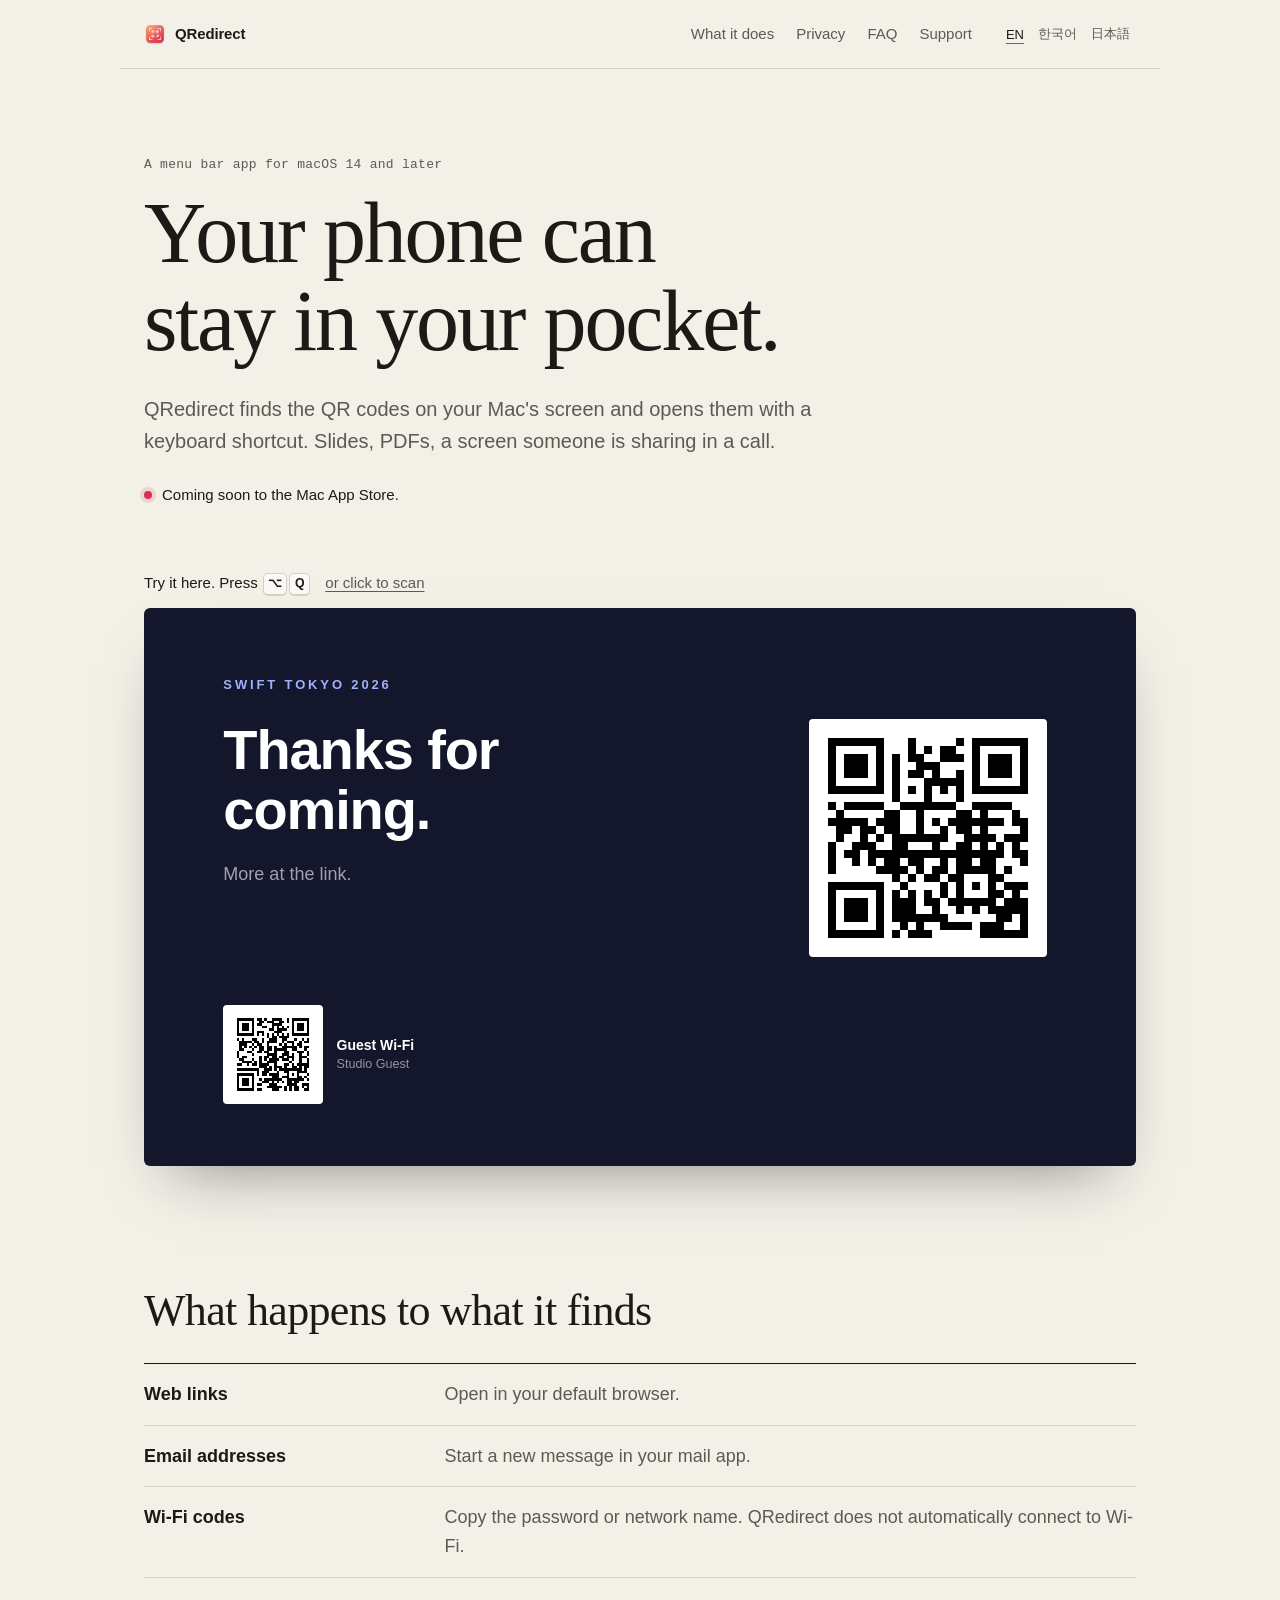
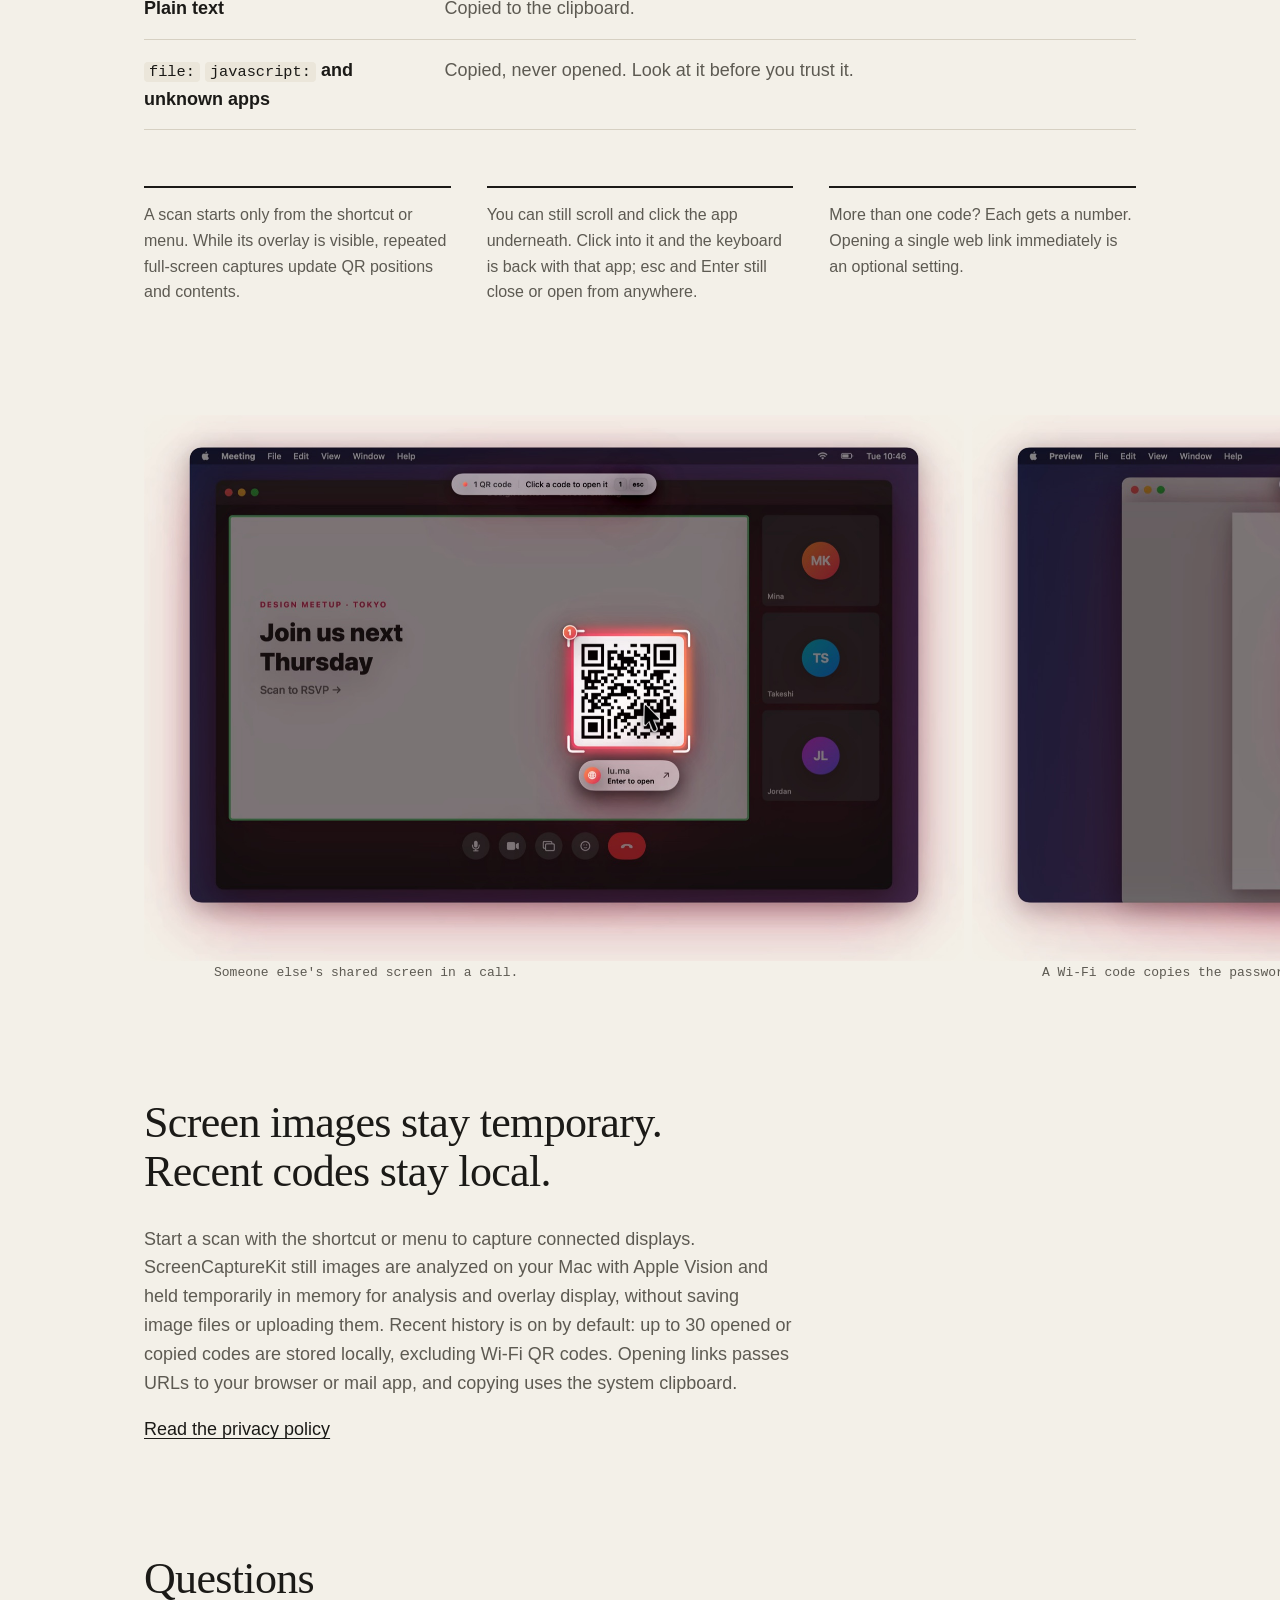
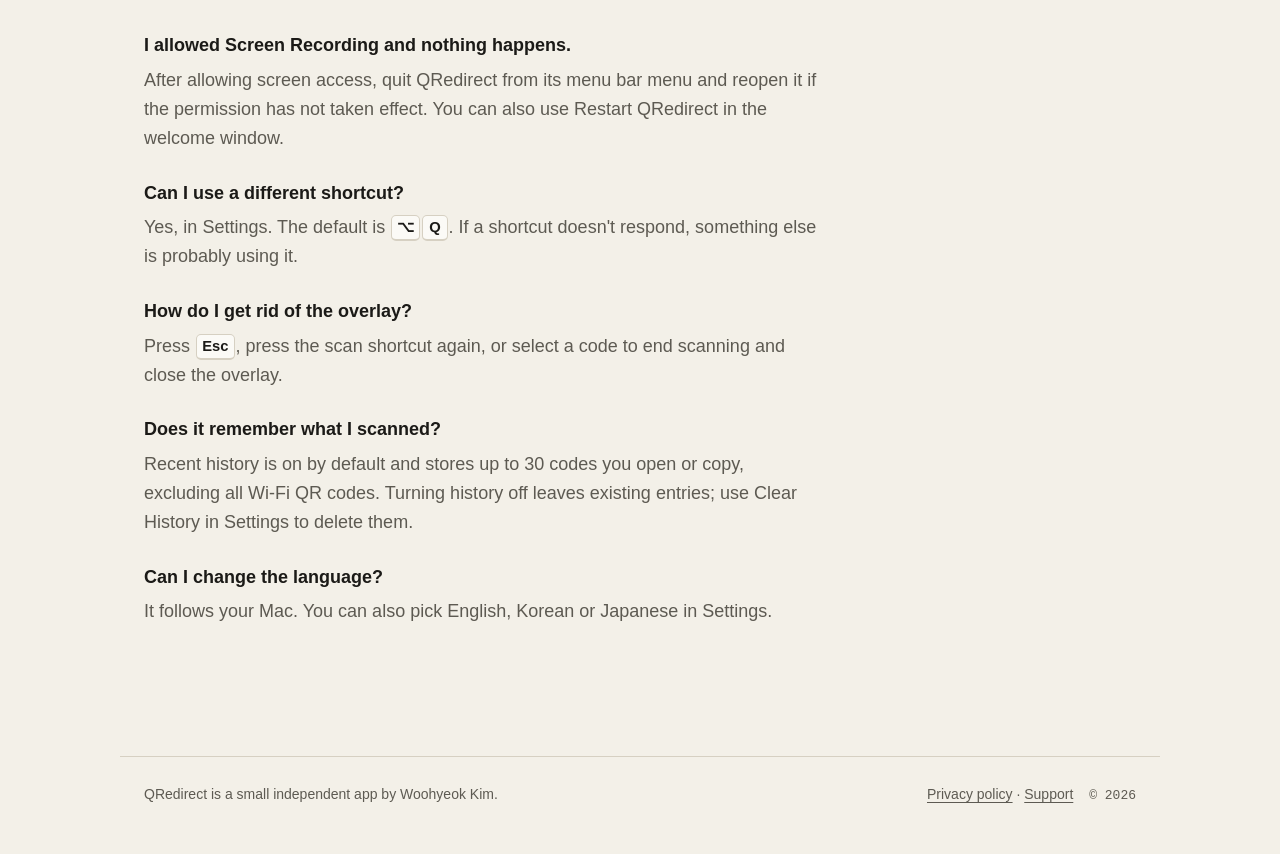
<file: docs/index.html>
<!doctype html>
<html lang="en">
<head>
  <meta charset="utf-8">
  <meta name="viewport" content="width=device-width, initial-scale=1">
  <title data-i18n-title="meta.title">QRedirect for Mac</title>
  <meta name="description" content="QRedirect finds QR codes on your Mac's screen and opens them with a keyboard shortcut.">
  <meta property="og:title" content="QRedirect for Mac">
  <meta property="og:description" content="Open the QR code that's already on your screen.">
  <meta property="og:image" content="assets/hero-en.jpg">
  <link rel="icon" href="assets/icon.png">
  <link rel="apple-touch-icon" href="assets/icon.png">
  <link rel="stylesheet" href="assets/style.css">
  <script src="assets/i18n.js" defer></script>
  <script src="assets/demo.js" defer></script>
</head>
<body>
  <header class="masthead">
    <a class="wordmark" href="./" data-keep-lang><img src="assets/icon.png" alt="" width="22" height="22">QRedirect</a>
    <nav>
      <a href="#what" data-i18n="nav.what">What it does</a>
      <a href="#privacy" data-i18n="nav.privacy">Privacy</a>
      <a href="#faq" data-i18n="nav.faq">FAQ</a>
      <a href="support/" data-keep-lang data-i18n="nav.support">Support</a>
    </nav>
    <div class="lang" role="group" aria-label="Language">
      <button type="button" data-lang="en" aria-pressed="true">EN</button>
      <button type="button" data-lang="ko" aria-pressed="false">한국어</button>
      <button type="button" data-lang="ja" aria-pressed="false">日本語</button>
    </div>
  </header>

  <main>
    <section class="intro">
      <p class="kicker" data-i18n="intro.kicker">A menu bar app for macOS 14 and later</p>
      <h1 data-i18n="intro.title">Your phone can stay in your pocket.</h1>
      <p class="lead" data-i18n="intro.lead">QRedirect finds the QR codes on your Mac's screen and opens them with a keyboard shortcut. Slides, PDFs, a screen someone is sharing in a call.</p>
      <p class="availability"><span class="dot" aria-hidden="true"></span><span data-i18n="intro.store">Coming soon to the Mac App Store.</span></p>
    </section>

    <!-- A slide with real codes on it. ⌥Q (or the button) runs a working copy of the overlay. -->
    <section class="demo" aria-labelledby="demo-label">
      <div class="demo-bar">
        <p id="demo-label" data-i18n-html="demo.prompt_html">Try it here. Press <kbd>⌥</kbd><kbd>Q</kbd>.</p>
        <button type="button" class="demo-start" data-i18n="demo.button">or click to scan</button>
      </div>
      <div class="stage" id="stage">
        <div class="slide">
          <p class="slide-eyebrow">SWIFT TOKYO 2026</p>
          <p class="slide-title" data-i18n="demo.slideTitle">Thanks for coming.</p>
          <p class="slide-body" data-i18n="demo.slideBody">More at the link.</p>
          <figure class="code code-a" data-code="1" data-kind="link">
            <img src="assets/qr-link.png" alt="" width="496" height="496">
          </figure>
          <figure class="code code-b" data-code="2" data-kind="wifi">
            <img src="assets/qr-wifi.png" alt="" width="496" height="496">
            <figcaption><span data-i18n="demo.wifiLabel">Guest Wi-Fi</span><br><small>Studio Guest</small></figcaption>
          </figure>
        </div>
        <div class="scrim" aria-hidden="true"></div>
        <div class="guide">
          <span data-i18n="demo.guide">2 QR codes</span>
          <span class="sep" aria-hidden="true"></span>
          <kbd>1</kbd><kbd>2</kbd><kbd>esc</kbd>
        </div>
        <div class="toast" role="status" aria-live="polite"></div>
      </div>
    </section>

    <section class="what" id="what">
      <h2 data-i18n="what.title">What happens to what it finds</h2>
      <dl class="table">
        <div><dt data-i18n="what.link.k">Web links</dt><dd data-i18n="what.link.v">Open in your default browser.</dd></div>
        <div><dt data-i18n="what.email.k">Email addresses</dt><dd data-i18n="what.email.v">Start a new message in your mail app.</dd></div>
        <div><dt data-i18n="what.wifi.k">Wi-Fi codes</dt><dd data-i18n="what.wifi.v">Copy the password or network name. QRedirect does not automatically connect to Wi-Fi.</dd></div>
        <div><dt data-i18n="what.text.k">Plain text</dt><dd data-i18n="what.text.v">Copied to the clipboard.</dd></div>
        <div><dt><code>file:</code> <code>javascript:</code> <span data-i18n="what.blocked.k">and unknown apps</span></dt><dd data-i18n="what.blocked.v">Copied, never opened. Look at it before you trust it.</dd></div>
      </dl>

      <div class="notes">
        <p data-i18n="what.note1">A scan starts only from the shortcut or menu. While its overlay is visible, repeated full-screen captures update QR positions and contents.</p>
        <p data-i18n="what.note2">You can still scroll and click the app underneath. Your keyboard stays with it too; only esc, Enter and the number keys are borrowed until you close the overlay.</p>
        <p data-i18n="what.note3">More than one code? Each gets a number. Opening a single web link immediately is an optional setting.</p>
      </div>
    </section>

    <section class="gallery" aria-label="Screenshots">
      <figure>
        <img loading="lazy" src="assets/shots/call-en.jpg" data-i18n-src="assets/shots/call-{lang}.jpg" width="1600" height="1067" alt="">
        <figcaption data-i18n="gallery.call"></figcaption>
      </figure>
      <figure>
        <img loading="lazy" src="assets/shots/wifi-en.jpg" data-i18n-src="assets/shots/wifi-{lang}.jpg" width="1600" height="1067" alt="">
        <figcaption data-i18n="gallery.wifi"></figcaption>
      </figure>
      <figure>
        <img loading="lazy" src="assets/shots/safe-en.jpg" data-i18n-src="assets/shots/safe-{lang}.jpg" width="1600" height="1067" alt="">
        <figcaption data-i18n="gallery.safe"></figcaption>
      </figure>
      <figure>
        <img loading="lazy" src="assets/shots/numbers-en.jpg" data-i18n-src="assets/shots/numbers-{lang}.jpg" width="1600" height="1067" alt="">
        <figcaption data-i18n="gallery.numbers"></figcaption>
      </figure>
    </section>

    <section class="privacy" id="privacy">
      <h2 data-i18n="privacy.title">Screen images stay temporary. Recent codes stay local.</h2>
      <p data-i18n="privacy.body">Start a scan with the shortcut or menu to capture connected displays. ScreenCaptureKit still images are analyzed on your Mac with Apple Vision and held temporarily in memory for analysis and overlay display, without saving image files or uploading them. Recent history is on by default: up to 30 opened or copied codes are stored locally, excluding Wi-Fi QR codes. Opening links passes URLs to your browser or mail app, and copying uses the system clipboard.</p>
      <a href="privacy.html" data-keep-lang data-i18n="privacy.link">Read the privacy policy</a>
    </section>

    <section class="faq" id="faq">
      <h2 data-i18n="faq.title">Questions</h2>
      <dl>
        <dt data-i18n="faq.restart.q">I allowed Screen Recording and nothing happens.</dt>
        <dd data-i18n="faq.restart.a">After allowing screen access, quit QRedirect from its menu bar menu and reopen it if the permission has not taken effect. You can also use Restart QRedirect in the welcome window.</dd>
        <dt data-i18n="faq.shortcut.q">Can I use a different shortcut?</dt>
        <dd data-i18n-html="faq.shortcut.a_html">Yes, in Settings. The default is <kbd>⌥</kbd><kbd>Q</kbd>. If a shortcut doesn't respond, something else is probably using it.</dd>
        <dt data-i18n="faq.close.q">How do I get rid of the overlay?</dt>
        <dd data-i18n-html="faq.close.a_html">Press <kbd>Esc</kbd>, press the scan shortcut again, or select a code to end scanning and close the overlay.</dd>
        <dt data-i18n="faq.history.q">Does it remember what I scanned?</dt>
        <dd data-i18n="faq.history.a">Recent history is on by default and stores up to 30 codes you open or copy, excluding all Wi-Fi QR codes. Turning history off leaves existing entries; use Clear History in Settings to delete them.</dd>
        <dt data-i18n="faq.language.q">Can I change the language?</dt>
        <dd data-i18n="faq.language.a">It follows your Mac. You can also pick English, Korean or Japanese in Settings.</dd>
      </dl>
    </section>
  </main>

  <footer class="colophon">
    <p data-i18n="footer.maker">QRedirect is a small independent app by Woohyeok Kim.</p>
    <p><a href="privacy.html" data-keep-lang data-i18n="footer.privacy">Privacy policy</a> · <a href="support/" data-keep-lang data-i18n="nav.support">Support</a> <span class="mono">© 2026</span></p>
  </footer>
</body>
</html>
</file>
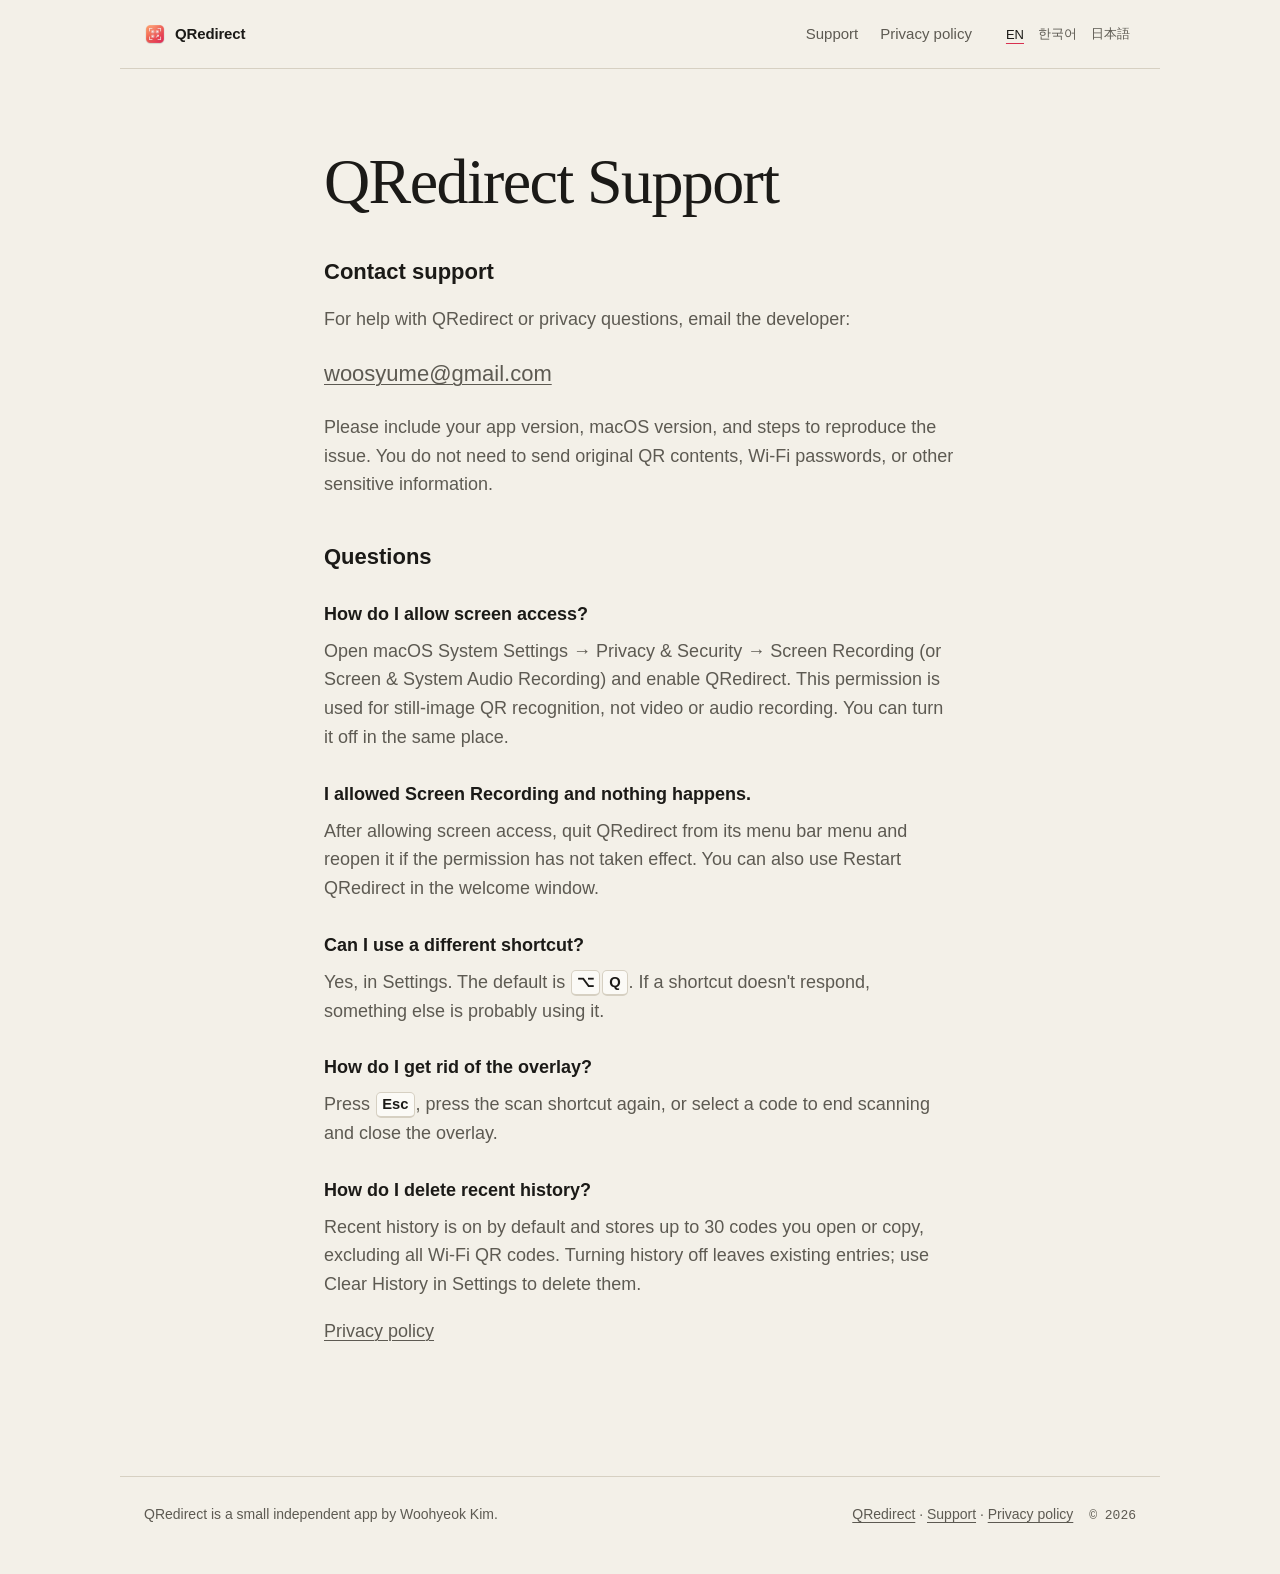
<file: docs/support/index.html>
<!doctype html>
<html lang="en">
<head>
  <meta charset="utf-8">
  <meta name="viewport" content="width=device-width, initial-scale=1">
  <title data-i18n-title="meta.supportTitle">Support — QRedirect</title>
  <meta name="description" data-i18n-description="meta.supportDescription" content="Contact QRedirect support and find help with permissions, shortcuts, scanning, and history.">
  <link rel="icon" href="../assets/icon.png">
  <link rel="stylesheet" href="../assets/style.css">
  <script src="../assets/i18n.js" defer></script>
</head>
<body>
  <header class="masthead">
    <a class="wordmark" href=".././" data-keep-lang><img src="../assets/icon.png" alt="" width="22" height="22">QRedirect</a>
    <nav><a data-i18n="nav.support" href="../support/" data-keep-lang>Support</a> <a data-i18n="footer.privacy" href="../privacy.html" data-keep-lang>Privacy policy</a></nav>
    <div class="lang" role="group" aria-label="Language">
      <button type="button" data-lang="en" aria-pressed="true">EN</button>
      <button type="button" data-lang="ko" aria-pressed="false">한국어</button>
      <button type="button" data-lang="ja" aria-pressed="false">日本語</button>
    </div>
  </header>
  <main class="doc">
    <h1 data-i18n="support.title">QRedirect Support</h1>
    <h2 data-i18n="support.contact.title">Contact support</h2>
    <p data-i18n="support.intro">For help with QRedirect or privacy questions, email the developer:</p>
    <p class="contact-email"><a href="mailto:woosyume@gmail.com">woosyume@gmail.com</a></p>
    <p data-i18n="support.details">Please include your app version, macOS version, and steps to reproduce the issue. You do not need to send original QR contents, Wi-Fi passwords, or other sensitive information.</p>
    <h2 data-i18n="faq.title">Questions</h2>
    <dl class="support-faq"><dt data-i18n="support.permission.q">How do I allow screen access?</dt>
    <dd data-i18n="support.permission.a">Open macOS System Settings → Privacy &amp; Security → Screen Recording (or Screen &amp; System Audio Recording) and enable QRedirect. This permission is used for still-image QR recognition, not video or audio recording. You can turn it off in the same place.</dd>
    <dt data-i18n="faq.restart.q">I allowed Screen Recording and nothing happens.</dt>
    <dd data-i18n="faq.restart.a">After allowing screen access, quit QRedirect from its menu bar menu and reopen it if the permission has not taken effect. You can also use Restart QRedirect in the welcome window.</dd>
    <dt data-i18n="faq.shortcut.q">Can I use a different shortcut?</dt>
    <dd data-i18n-html="faq.shortcut.a_html">Yes, in Settings. The default is <kbd>⌥</kbd><kbd>Q</kbd>. If a shortcut doesn't respond, something else is probably using it.</dd>
    <dt data-i18n="faq.close.q">How do I get rid of the overlay?</dt>
    <dd data-i18n-html="faq.close.a_html">Press <kbd>Esc</kbd>, press the scan shortcut again, or select a code to end scanning and close the overlay.</dd>
    <dt data-i18n="support.history.q">How do I delete recent history?</dt>
    <dd data-i18n="faq.history.a">Recent history is on by default and stores up to 30 codes you open or copy, excluding all Wi-Fi QR codes. Turning history off leaves existing entries; use Clear History in Settings to delete them.</dd>
    </dl><p><a href="../privacy.html" data-keep-lang data-i18n="footer.privacy">Privacy policy</a></p>
  </main>
  <footer class="colophon"><p data-i18n="footer.maker">QRedirect is a small independent app by Woohyeok Kim.</p>
<p><a href=".././" data-keep-lang>QRedirect</a> · <a data-i18n="nav.support" href="../support/" data-keep-lang>Support</a> · <a data-i18n="footer.privacy" href="../privacy.html" data-keep-lang>Privacy policy</a> <span class="mono">© 2026</span></p>
</footer>
</body>
</html>
</file>
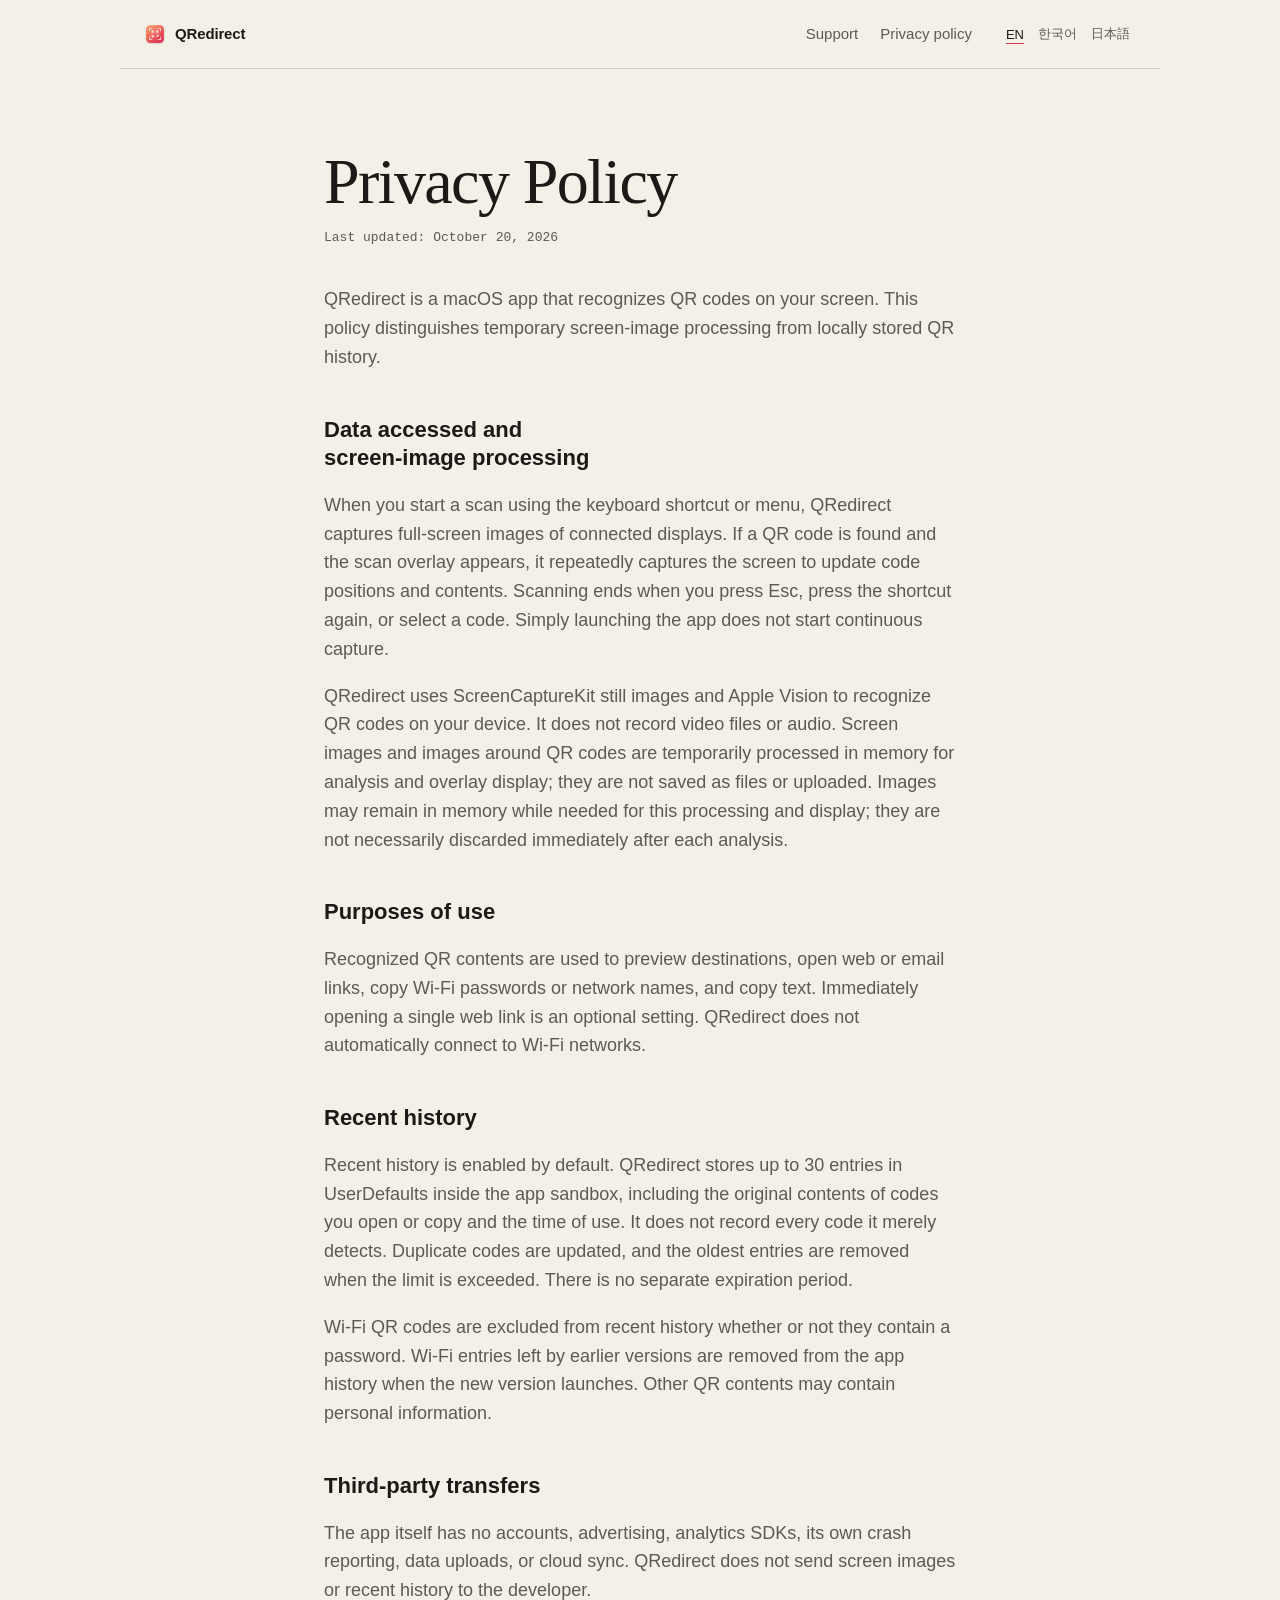
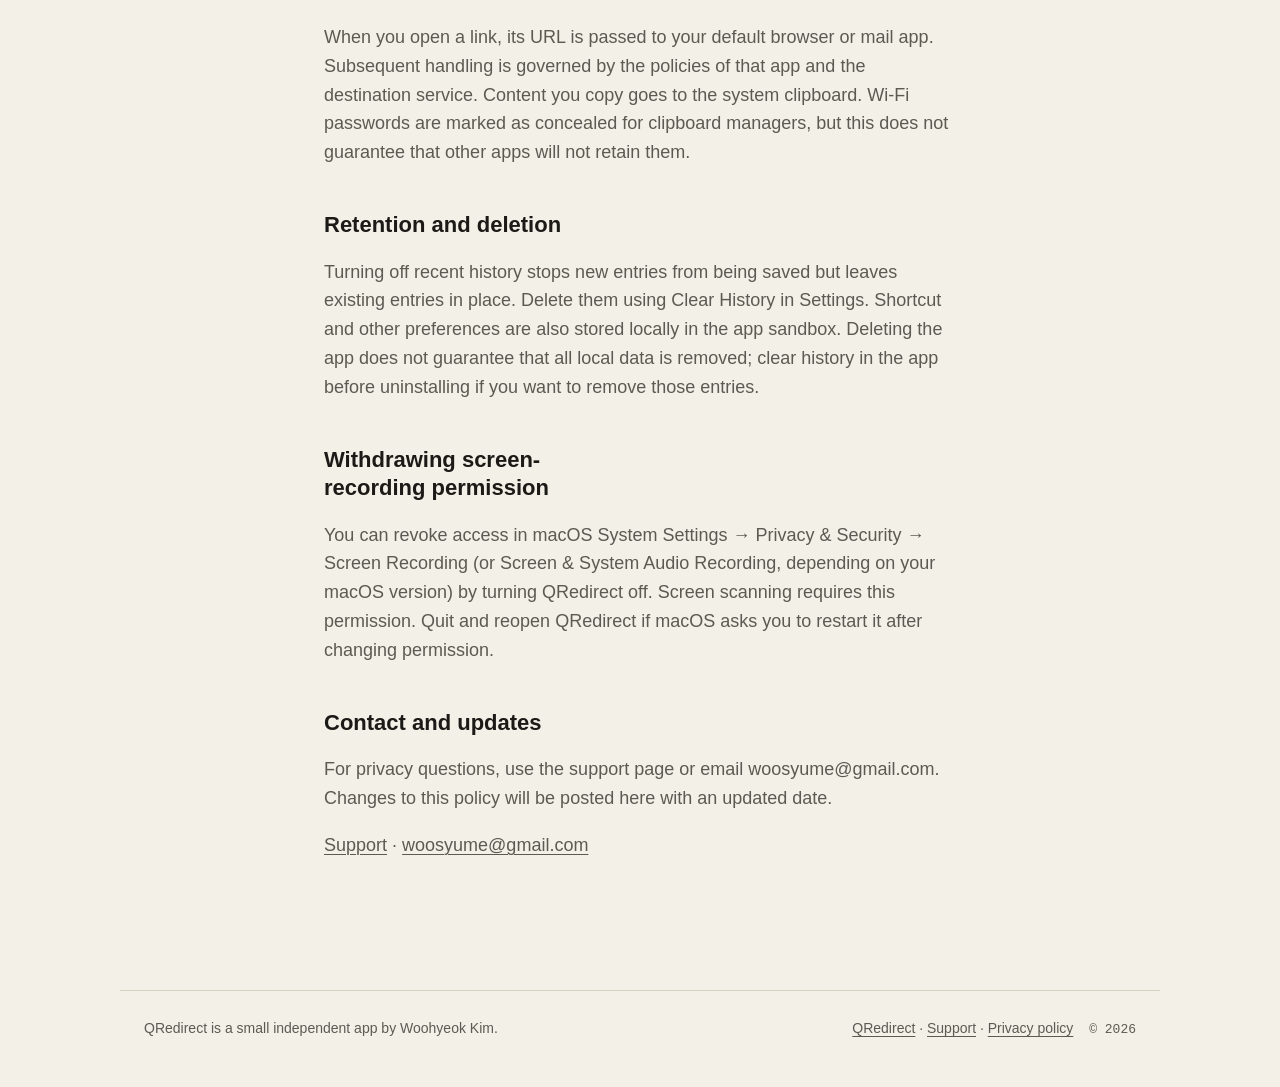
<file: docs/privacy.html>
<!doctype html>
<html lang="en">
<head>
  <meta charset="utf-8">
  <meta name="viewport" content="width=device-width, initial-scale=1">
  <title data-i18n-title="meta.privacyTitle">Privacy Policy — QRedirect</title>
  <meta name="description" data-i18n-description="meta.privacyDescription" content="How QRedirect processes screen images, stores recent QR codes, and handles links and the clipboard.">
  <link rel="icon" href="assets/icon.png">
  <link rel="stylesheet" href="assets/style.css">
  <script src="assets/i18n.js" defer></script>
</head>
<body>
  <header class="masthead">
    <a class="wordmark" href="./" data-keep-lang><img src="assets/icon.png" alt="" width="22" height="22">QRedirect</a>
    <nav><a data-i18n="nav.support" href="support/" data-keep-lang>Support</a> <a data-i18n="footer.privacy" href="privacy.html" data-keep-lang>Privacy policy</a></nav>
    <div class="lang" role="group" aria-label="Language">
      <button type="button" data-lang="en" aria-pressed="true">EN</button>
      <button type="button" data-lang="ko" aria-pressed="false">한국어</button>
      <button type="button" data-lang="ja" aria-pressed="false">日本語</button>
    </div>
  </header>
  <main class="doc">
    <h1 data-i18n="policy.title">Privacy Policy</h1>
    <p data-i18n="policy.updated" class="updated">Last updated: October 20, 2026</p>
    <p data-i18n="policy.intro">QRedirect is a macOS app that recognizes QR codes on your screen. This policy distinguishes temporary screen-image processing from locally stored QR history.</p>
    <h2 data-i18n="policy.access.title" id="access">Data accessed and screen-image processing</h2>
    <p data-i18n="policy.access.body">When you start a scan using the keyboard shortcut or menu, QRedirect captures full-screen images of connected displays. If a QR code is found and the scan overlay appears, it repeatedly captures the screen to update code positions and contents. Scanning ends when you press Esc, press the shortcut again, or select a code. Simply launching the app does not start continuous capture.</p>
    <p data-i18n="policy.access.images">QRedirect uses ScreenCaptureKit still images and Apple Vision to recognize QR codes on your device. It does not record video files or audio. Screen images and images around QR codes are temporarily processed in memory for analysis and overlay display; they are not saved as files or uploaded. Images may remain in memory while needed for this processing and display; they are not necessarily discarded immediately after each analysis.</p>
    <h2 data-i18n="policy.use.title" id="use">Purposes of use</h2>
    <p data-i18n="policy.use.body">Recognized QR contents are used to preview destinations, open web or email links, copy Wi-Fi passwords or network names, and copy text. Immediately opening a single web link is an optional setting. QRedirect does not automatically connect to Wi-Fi networks.</p>
    <h2 data-i18n="policy.history.title" id="history">Recent history</h2>
    <p data-i18n="policy.history.body">Recent history is enabled by default. QRedirect stores up to 30 entries in UserDefaults inside the app sandbox, including the original contents of codes you open or copy and the time of use. It does not record every code it merely detects. Duplicate codes are updated, and the oldest entries are removed when the limit is exceeded. There is no separate expiration period.</p>
    <p data-i18n="policy.history.wifi">Wi-Fi QR codes are excluded from recent history whether or not they contain a password. Wi-Fi entries left by earlier versions are removed from the app history when the new version launches. Other QR contents may contain personal information.</p>
    <h2 data-i18n="policy.sharing.title" id="sharing">Third-party transfers</h2>
    <p data-i18n="policy.sharing.app">The app itself has no accounts, advertising, analytics SDKs, its own crash reporting, data uploads, or cloud sync. QRedirect does not send screen images or recent history to the developer.</p>
    <p data-i18n="policy.sharing.links">When you open a link, its URL is passed to your default browser or mail app. Subsequent handling is governed by the policies of that app and the destination service. Content you copy goes to the system clipboard. Wi-Fi passwords are marked as concealed for clipboard managers, but this does not guarantee that other apps will not retain them.</p>
    <h2 data-i18n="policy.retention.title" id="retention">Retention and deletion</h2>
    <p data-i18n="policy.retention.body">Turning off recent history stops new entries from being saved but leaves existing entries in place. Delete them using Clear History in Settings. Shortcut and other preferences are also stored locally in the app sandbox. Deleting the app does not guarantee that all local data is removed; clear history in the app before uninstalling if you want to remove those entries.</p>
    <h2 data-i18n="policy.permission.title" id="permission">Withdrawing screen-recording permission</h2>
    <p data-i18n="policy.permission.body">You can revoke access in macOS System Settings → Privacy &amp; Security → Screen Recording (or Screen &amp; System Audio Recording, depending on your macOS version) by turning QRedirect off. Screen scanning requires this permission. Quit and reopen QRedirect if macOS asks you to restart it after changing permission.</p>
    <h2 data-i18n="policy.contact.title" id="contact">Contact and updates</h2>
    <p data-i18n="policy.contact.body">For privacy questions, use the support page or email woosyume@gmail.com. Changes to this policy will be posted here with an updated date.</p>
    <p><a href="support/" data-keep-lang data-i18n="nav.support">Support</a> · <a href="mailto:woosyume@gmail.com">woosyume@gmail.com</a></p>
  </main>
  <footer class="colophon"><p data-i18n="footer.maker">QRedirect is a small independent app by Woohyeok Kim.</p>
<p><a href="./" data-keep-lang>QRedirect</a> · <a data-i18n="nav.support" href="support/" data-keep-lang>Support</a> · <a data-i18n="footer.privacy" href="privacy.html" data-keep-lang>Privacy policy</a> <span class="mono">© 2026</span></p>
</footer>
</body>
</html>
</file>
<file: docs/assets/style.css>
/* Paper, ink and one red. Type does the work; the only decoration is the app's own viewfinder. */

:root {
  --paper: #f3f0e8;
  --paper-2: #ebe6da;
  --ink: #1b1a17;
  --ink-2: #5d5a52;
  --rule: #d6d0c2;
  --red: #d8304f;
  --serif: "New York", ui-serif, "Iowan Old Style", "Hiragino Mincho ProN", "Yu Mincho", Georgia, serif;
  --sans: -apple-system, BlinkMacSystemFont, "Helvetica Neue", "Hiragino Sans", "Apple SD Gothic Neo", sans-serif;
  --mono: ui-monospace, "SF Mono", Menlo, monospace;
  --col: 680px;
  --wide: 1040px;
  color-scheme: light;
}

* { box-sizing: border-box; }

html { scroll-behavior: smooth; }

body {
  margin: 0;
  background: var(--paper);
  color: var(--ink);
  font: 18px/1.6 var(--sans);
  -webkit-font-smoothing: antialiased;
}

/* Korean reads better in a gothic face than in the bundled myeongjo. */
:lang(ko) { --serif: var(--sans); word-break: keep-all; }
/* Break Japanese between phrases, not mid-word. */
:lang(ja) { word-break: auto-phrase; }
h1, h2 { text-wrap: balance; }

a { color: inherit; text-decoration-thickness: 1px; text-underline-offset: 3px; }
a:hover { color: var(--red); }

kbd {
  display: inline-block;
  min-width: 1.7em;
  margin: 0 1px;
  padding: 0 0.35em;
  border: 1px solid var(--rule);
  border-bottom-width: 2px;
  border-radius: 5px;
  background: #fbfaf6;
  color: var(--ink);
  font: 600 0.82em/1.55 var(--sans);
  text-align: center;
  vertical-align: 0.08em;
}

code { font: 0.85em var(--mono); background: var(--paper-2); padding: 1px 5px; border-radius: 4px; }

.mono { font-family: var(--mono); font-size: 13px; color: var(--ink-2); }

/* Masthead */

.masthead {
  display: flex;
  align-items: center;
  gap: 28px;
  max-width: var(--wide);
  margin: 0 auto;
  padding: 22px 24px;
  border-bottom: 1px solid var(--rule);
  font-size: 15px;
}
.wordmark { display: flex; align-items: center; gap: 9px; font-weight: 700; text-decoration: none; letter-spacing: -0.01em; }
.wordmark img { border-radius: 5px; }
.masthead nav { display: flex; gap: 22px; margin-left: auto; }
.masthead nav a { text-decoration: none; color: var(--ink-2); }
.masthead nav a:hover { color: var(--ink); }

.lang { display: flex; gap: 2px; }
.lang button {
  border: 0;
  background: none;
  padding: 2px 6px;
  font: 13px var(--sans);
  color: var(--ink-2);
  cursor: pointer;
}
.lang button[aria-pressed="true"] {
  color: var(--ink);
  text-decoration: underline;
  text-decoration-color: var(--red);
  text-underline-offset: 4px;
}

main > section { max-width: var(--wide); margin: 0 auto; padding: 0 24px; }

/* Intro */

.intro { padding-top: 88px; }
.kicker { font: 13px var(--mono); color: var(--ink-2); margin: 0 0 18px; letter-spacing: 0.02em; }
h1 {
  font: 400 clamp(44px, 7.4vw, 86px)/1.02 var(--serif);
  letter-spacing: -0.025em;
  max-width: 12em;
  margin: 0;
}
:lang(ja) h1 { font-size: clamp(36px, 6vw, 68px); line-height: 1.2; letter-spacing: 0; }
:lang(ko) h1 { font-weight: 700; font-size: clamp(36px, 6vw, 66px); line-height: 1.18; letter-spacing: -0.035em; }
.lead { max-width: 34em; margin: 28px 0 0; font-size: 20px; color: var(--ink-2); }
.availability { display: flex; align-items: center; gap: 10px; margin: 26px 0 0; font-size: 15px; }
.dot { width: 8px; height: 8px; border-radius: 50%; background: var(--red); box-shadow: 0 0 0 4px rgba(216, 48, 79, 0.15); }

/* Demo */

.demo { padding-top: 64px; }
.demo-bar { display: flex; align-items: baseline; gap: 14px; margin-bottom: 12px; }
.demo-bar p { margin: 0; font-size: 15px; }
.demo-start {
  border: 0;
  background: none;
  padding: 0;
  font: 15px var(--sans);
  color: var(--ink-2);
  text-decoration: underline;
  text-underline-offset: 3px;
  cursor: pointer;
}
.demo-start:hover { color: var(--red); }

.stage {
  position: relative;
  aspect-ratio: 16 / 9;
  border-radius: 6px;
  overflow: hidden;
  background: #14162b;
  box-shadow: 0 30px 60px -30px rgba(27, 26, 23, 0.5);
  user-select: none;
}
.slide { position: absolute; inset: 0; padding: 7% 8%; color: #fff; }
.slide-eyebrow { font: 700 clamp(9px, 1.2vw, 13px) var(--sans); letter-spacing: 0.22em; color: #9fb0ff; margin: 0; }
.slide-title { font: 700 clamp(26px, 5vw, 56px)/1.08 var(--sans); letter-spacing: -0.02em; margin: 0.5em 0 0.35em; max-width: 8em; }
.slide-body { font-size: clamp(12px, 1.6vw, 18px); color: rgba(255, 255, 255, 0.6); max-width: 17em; margin: 0; }

.code { position: absolute; margin: 0; background: #fff; padding: 1.1%; border-radius: 4px; }
.code img { display: block; width: 100%; height: auto; image-rendering: pixelated; }
.code-a { right: 9%; top: 20%; width: 24%; }
.code-b { left: 8%; bottom: 11%; width: 10%; }
.code-b figcaption {
  position: absolute;
  left: calc(100% + 14px);
  top: 50%;
  transform: translateY(-50%);
  white-space: nowrap;
  font: 600 clamp(10px, 1.3vw, 14px)/1.35 var(--sans);
  color: #fff;
}
.code-b figcaption small { font-weight: 400; color: rgba(255, 255, 255, 0.55); font-size: 0.9em; }

/* The overlay, mirroring the app: dim everything, frame the codes. */
.scrim {
  position: absolute;
  inset: 0;
  background: rgba(8, 8, 12, 0.58);
  opacity: 0;
  transition: opacity 0.18s ease-out;
  pointer-events: none;
}
.stage.scanning .scrim { opacity: 1; }
.stage.scanning .code { z-index: 2; cursor: pointer; transition: transform 0.25s cubic-bezier(0.2, 0.9, 0.3, 1.3), filter 0.2s; }
.stage.scanning .code.hover { transform: scale(1.03); }
.stage.scanning:has(.code.hover) .code:not(.hover) { filter: saturate(0.3) brightness(0.55); }

.code::before,
.code::after {
  content: "";
  position: absolute;
  pointer-events: none;
  opacity: 0;
  transition: opacity 0.18s, inset 0.3s cubic-bezier(0.2, 0.9, 0.3, 1.3);
}
/* Viewfinder corners: eight short strokes drawn as backgrounds. */
.code::before {
  --c: #fff;
  --l: 18px;
  inset: -16px;
  background:
    linear-gradient(var(--c), var(--c)) top left / var(--l) 2.5px,
    linear-gradient(var(--c), var(--c)) top left / 2.5px var(--l),
    linear-gradient(var(--c), var(--c)) top right / var(--l) 2.5px,
    linear-gradient(var(--c), var(--c)) top right / 2.5px var(--l),
    linear-gradient(var(--c), var(--c)) bottom left / var(--l) 2.5px,
    linear-gradient(var(--c), var(--c)) bottom left / 2.5px var(--l),
    linear-gradient(var(--c), var(--c)) bottom right / var(--l) 2.5px,
    linear-gradient(var(--c), var(--c)) bottom right / 2.5px var(--l);
  background-repeat: no-repeat;
}
.code::after { inset: -3px; border-radius: 6px; box-shadow: 0 0 0 2px var(--red), 0 0 30px 6px rgba(216, 48, 79, 0.55); }
.stage.scanning .code::before { opacity: 0.85; inset: -11px; }
.stage.scanning .code.hover::before { opacity: 1; inset: -7px; }
.stage.scanning .code.hover::after { opacity: 1; }

.badge {
  position: absolute;
  left: -20px;
  top: -20px;
  width: 22px;
  height: 22px;
  border-radius: 50%;
  background: var(--red);
  color: #fff;
  font: 700 11px/22px var(--sans);
  text-align: center;
  box-shadow: 0 0 0 2px #fff;
  opacity: 0;
  transition: opacity 0.18s;
}
.stage.scanning .badge { opacity: 1; }

.chip {
  position: absolute;
  left: 50%;
  top: calc(100% + 20px);
  transform: translate(-50%, -4px);
  display: flex;
  gap: 9px;
  align-items: center;
  padding: 6px 14px 6px 7px;
  border-radius: 999px;
  background: rgba(250, 249, 245, 0.96);
  color: var(--ink);
  white-space: nowrap;
  box-shadow: 0 8px 24px rgba(0, 0, 0, 0.3);
  font: 11px/1.3 var(--sans);
  opacity: 0;
  pointer-events: none;
  transition: opacity 0.15s, transform 0.2s;
}
.chip b { display: block; font-size: 13px; }
.chip i { width: 22px; height: 22px; border-radius: 50%; background: var(--red); flex: none; }
.stage.scanning .code.hover .chip { opacity: 1; transform: translate(-50%, 0); }

.guide {
  position: absolute;
  left: 50%;
  top: 4%;
  transform: translate(-50%, -6px);
  display: flex;
  align-items: center;
  gap: 5px;
  padding: 6px 12px;
  border-radius: 999px;
  background: rgba(250, 249, 245, 0.96);
  color: var(--ink);
  font: 600 12px var(--sans);
  white-space: nowrap;
  opacity: 0;
  transition: opacity 0.2s, transform 0.25s;
  z-index: 3;
  pointer-events: none;
}
.guide .sep { width: 1px; height: 12px; background: var(--rule); margin: 0 5px; }
.guide kbd { font-size: 10px; }
.stage.scanning .guide { opacity: 1; transform: translate(-50%, 0); }

.toast {
  position: absolute;
  left: 50%;
  bottom: 7%;
  transform: translate(-50%, 8px);
  padding: 9px 18px;
  border-radius: 999px;
  background: rgba(250, 249, 245, 0.96);
  color: var(--ink);
  font: 600 13px var(--sans);
  white-space: nowrap;
  box-shadow: 0 8px 24px rgba(0, 0, 0, 0.3);
  opacity: 0;
  transition: opacity 0.2s, transform 0.25s;
  z-index: 3;
  pointer-events: none;
}
.toast.show { opacity: 1; transform: translate(-50%, 0); }

@media (prefers-reduced-motion: reduce) {
  .stage *, .stage *::before, .stage *::after { transition-duration: 0.01s !important; }
}

/* Sections */

h2 {
  font: 400 clamp(30px, 4vw, 44px)/1.12 var(--serif);
  letter-spacing: -0.015em;
  margin: 0 0 28px;
  max-width: 18em;
}
:lang(ko) h2 { font-weight: 700; font-size: clamp(26px, 3.4vw, 36px); letter-spacing: -0.03em; }
:lang(ja) h2 { font-size: clamp(26px, 3.4vw, 38px); line-height: 1.3; letter-spacing: 0; }

.what { padding-top: 120px; }
.table { margin: 0; border-top: 1px solid var(--ink); }
.table > div {
  display: grid;
  grid-template-columns: minmax(180px, 2fr) 5fr;
  gap: 24px;
  padding: 16px 0;
  border-bottom: 1px solid var(--rule);
}
.table dt { font-weight: 600; }
.table dd { margin: 0; color: var(--ink-2); }

.notes { display: grid; grid-template-columns: repeat(3, 1fr); gap: 36px; margin-top: 56px; }
.notes p { margin: 0; font-size: 16px; color: var(--ink-2); padding-top: 14px; border-top: 2px solid var(--ink); }

/* Screenshots scroll sideways. */
main > .gallery {
  display: grid;
  grid-auto-flow: column;
  grid-auto-columns: min(86%, 820px);
  gap: 8px;
  overflow-x: auto;
  scroll-snap-type: x mandatory;
  max-width: none;
  margin-top: 110px;
  padding: 0 max(24px, calc((100vw - var(--wide)) / 2 + 24px)) 18px;
}
.gallery figure { margin: 0; scroll-snap-align: center; }
.gallery img { width: 100%; height: auto; display: block; }
.gallery figcaption { font: 13px var(--mono); color: var(--ink-2); margin-top: 4px; padding-left: 70px; }

.privacy { padding-top: 100px; }
.privacy p { max-width: 36em; color: var(--ink-2); margin: 0 0 18px; }

.faq { padding-top: 110px; }
.faq dl { margin: 0; max-width: var(--col); }
.faq dt { font-weight: 600; margin-top: 26px; }
.faq dt:first-child { margin-top: 0; }
.faq dd { margin: 6px 0 0; color: var(--ink-2); }

.colophon {
  max-width: var(--wide);
  margin: 130px auto 0;
  padding: 26px 24px 48px;
  border-top: 1px solid var(--rule);
  display: flex;
  justify-content: space-between;
  flex-wrap: wrap;
  gap: 12px;
  font-size: 14px;
  color: var(--ink-2);
}
.colophon p { margin: 0; }
.colophon .mono { margin-left: 12px; }

/* Long-form pages (privacy policy) */

.doc { max-width: var(--col); margin: 0 auto; padding: 80px 24px 0; }
.doc h1 { font-size: clamp(40px, 6vw, 64px); }
.doc h1 { max-width: none; }
:lang(ja) .doc h1 { font-size: clamp(34px, 5vw, 52px); }
.doc .updated { font: 13px var(--mono); color: var(--ink-2); margin: 16px 0 40px; }
.doc h2 { font: 600 22px/1.3 var(--sans); letter-spacing: 0; margin: 44px 0 10px; }
.doc p, .doc li { color: var(--ink-2); }
.doc strong { color: var(--ink); }

@media (max-width: 760px) {
  body { font-size: 17px; }
  .masthead { gap: 14px; }
  .masthead nav { display: none; }
  .lang { margin-left: auto; }
  .intro { padding-top: 56px; }
  .lead { font-size: 18px; }
  .demo-bar { flex-direction: column; gap: 2px; }
  .table > div { grid-template-columns: 1fr; gap: 4px; }
  .notes { grid-template-columns: 1fr; gap: 24px; }
  .chip, .guide { font-size: 9px; }
  .code::before { --l: 10px; }
}

/* Support uses the same paper, type and spacing as the policy. */
.support-faq { margin: 0; }
.support-faq dt { font-weight: 600; margin-top: 28px; }
.support-faq dd { margin: 8px 0 0; color: var(--ink-2); }
.contact-email { font-size: 22px; overflow-wrap: anywhere; }
.doc a { overflow-wrap: anywhere; }
.lang button:focus-visible, a:focus-visible { outline: 2px solid var(--red); outline-offset: 4px; }

@media (max-width: 760px) {
  .masthead { flex-wrap: wrap; }
  .masthead nav { display: flex; order: 3; width: 100%; margin-left: 0; gap: 18px; flex-wrap: wrap; }
  .doc { padding-top: 48px; }
}
</file>
